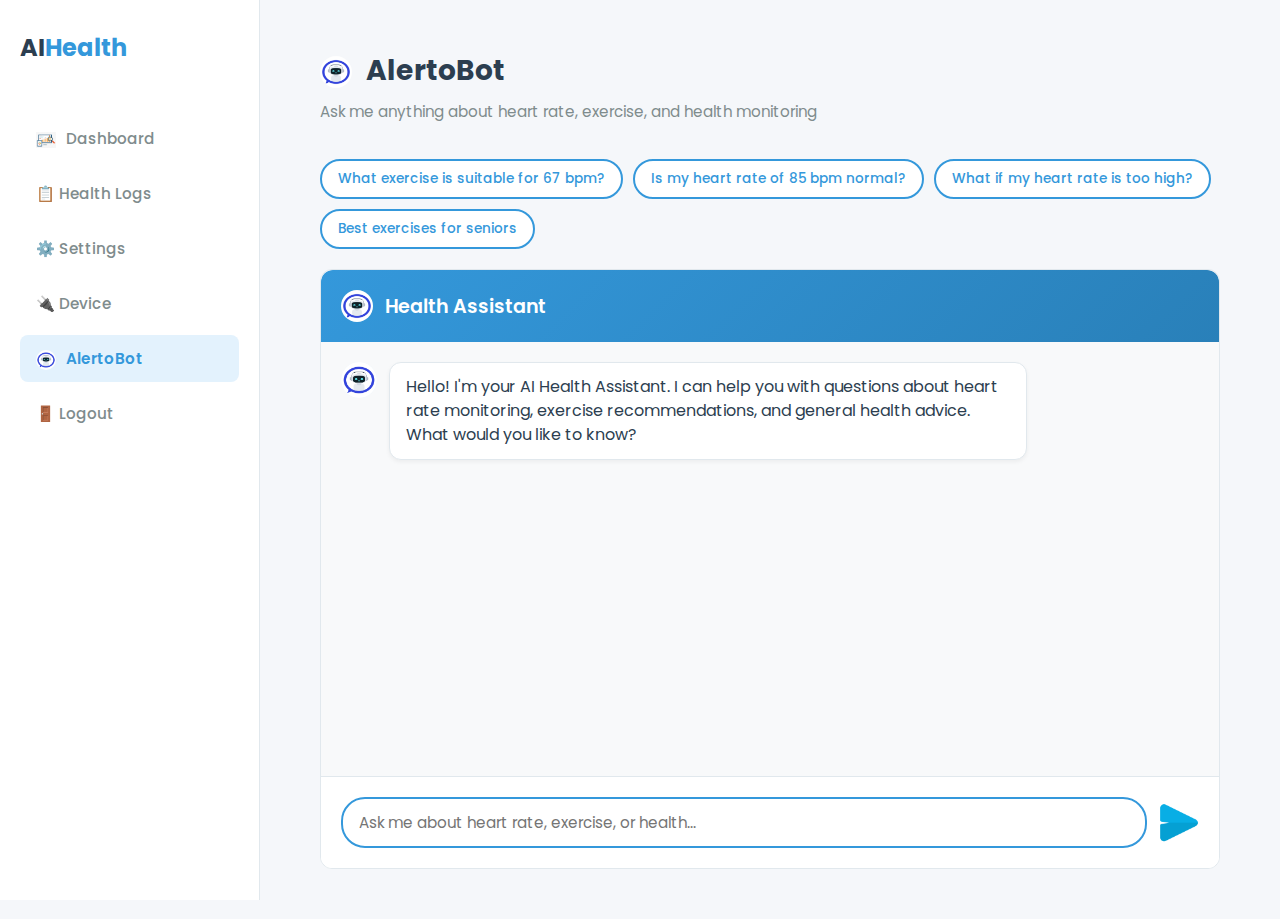
<file: ai-assistant.html>
<!DOCTYPE html>
<html lang="en">
<head>
  <meta charset="UTF-8" />
  <meta name="viewport" content="width=device-width, initial-scale=1.0" />
  <title>AI Assistant | AI Health Monitor</title>
  <link rel="stylesheet" href="css/styles.css" />
  <link href="https://fonts.googleapis.com/css2?family=Poppins:wght@400;600;700&display=swap" rel="stylesheet" />
  <style>
    .chat-container {
      background: #ffffff;
      border: 1px solid #e1e8ed;
      border-radius: 12px;
      padding: 0;
      height: 600px;
      display: flex;
      flex-direction: column;
      overflow: hidden;
    }

    .chat-header {
      background: linear-gradient(135deg, #3498db, #2980b9);
      color: white;
      padding: 20px;
      border-radius: 12px 12px 0 0;
      display: flex;
      align-items: center;
      gap: 12px;
    }

    .chat-header h3 {
      margin: 0;
      font-size: 1.2rem;
      font-weight: 600;
    }

    .chat-messages {
      flex: 1;
      overflow-y: auto;
      padding: 20px;
      display: flex;
      flex-direction: column;
      gap: 16px;
      background: #f8f9fa;
    }

    .message {
      display: flex;
      gap: 12px;
      max-width: 80%;
      animation: slideIn 0.3s ease;
    }

    @keyframes slideIn {
      from {
        opacity: 0;
        transform: translateY(10px);
      }
      to {
        opacity: 1;
        transform: translateY(0);
      }
    }

    .message.user {
      align-self: flex-end;
      flex-direction: row-reverse;
    }

    .message.assistant {
      align-self: flex-start;
    }

    .message-avatar {
      width: 36px;
      height: 36px;
      border-radius: 50%;
      display: flex;
      align-items: center;
      justify-content: center;
      font-size: 18px;
      flex-shrink: 0;
    }

    .message.user .message-avatar {
      background: #3498db;
      color: white;
    }

    .message.assistant .message-avatar {
      background: #e3f2fd;
      color: #3498db;
    }

    .message-content {
      background: white;
      padding: 12px 16px;
      border-radius: 12px;
      box-shadow: 0 2px 4px rgba(0, 0, 0, 0.05);
      line-height: 1.5;
      white-space: pre-wrap;
    }

    .message.user .message-content {
      background: #3498db;
      color: white;
    }

    .message.assistant .message-content {
      background: white;
      color: #2c3e50;
      border: 1px solid #e1e8ed;
    }

    .typing-indicator {
      display: none;
      align-items: center;
      gap: 4px;
      padding: 12px 16px;
    }

    .typing-indicator.active {
      display: flex;
    }

    .typing-dot {
      width: 8px;
      height: 8px;
      border-radius: 50%;
      background: #95a5a6;
      animation: typing 1.4s infinite;
    }

    .typing-dot:nth-child(2) {
      animation-delay: 0.2s;
    }

    .typing-dot:nth-child(3) {
      animation-delay: 0.4s;
    }

    @keyframes typing {
      0%, 60%, 100% {
        transform: translateY(0);
        opacity: 0.7;
      }
      30% {
        transform: translateY(-10px);
        opacity: 1;
      }
    }

    .chat-input-area {
      padding: 20px;
      background: white;
      border-top: 1px solid #e1e8ed;
      display: flex;
      gap: 12px;
    }

    .chat-input {
      flex: 1;
      padding: 12px 16px;
      border: 2px solid #e1e8ed;
      border-radius: 24px;
      outline: none;
      font-family: 'Poppins', sans-serif;
      font-size: 0.95rem;
      transition: all 0.3s ease;
    }

    .chat-input:focus {
      border-color: #3498db;
    }

.send-btn {
  background: none;
  border: none;
  padding: 0;
  cursor: pointer;
  display: flex;
  align-items: center;
  transition: transform 0.15s ease;   /* smooth animation */
}

.send-btn .send-icon {
  width: 40px;
  height: 40px;
  object-fit: contain;
  transition: filter 0.2s ease;
}

/* shrink + brightness on hover */
.send-btn:hover {
  transform: scale(0.92);   /* adjust size shrink */
}

.send-btn:hover .send-icon {
  filter: brightness(1.3);
}


.send-btn:hover .send-icon {
  filter: brightness(1.3);
}


    .suggested-questions {
      display: flex;
      flex-wrap: wrap;
      gap: 10px;
      margin-bottom: 20px;
    }

    .suggested-btn {
      padding: 8px 16px;
      background: white;
      border: 2px solid #3498db;
      color: #3498db;
      border-radius: 20px;
      cursor: pointer;
      font-size: 0.85rem;
      transition: all 0.3s ease;
      font-weight: 500;
    }

    .suggested-btn:hover {
      background: #3498db;
      color: white;
    }

    .bot-avatar {
  width: 36px;
  height: 36px;
  border-radius: 50%;
  object-fit: cover;
}

.bot-nav-icon {
  width: 20px;
  height: 20px;
  border-radius: 50%;
  object-fit: cover;
  margin-right: 6px;
  vertical-align: middle;
}

.bot-header-icon {
  width: 32px;
  height: 32px;
  border-radius: 50%;
  object-fit: cover;
  margin-right: 8px;
  vertical-align: middle;
}

    body.dark-mode .chat-container,
    body.dark-mode .chat-input-area,
    body.dark-mode .message.assistant .message-content,
    body.dark-mode .suggested-btn {
      background: #2c2c2c;
      border-color: #3a3a3a;
    }

    body.dark-mode .chat-messages {
      background: #1a1a1a;
    }

    body.dark-mode .message.assistant .message-content {
      color: #e1e8ed;
    }

    body.dark-mode .chat-input {
      background: #1a1a1a;
      border-color: #3a3a3a;
      color: #e1e8ed;
    }

    body.dark-mode .suggested-btn {
      color: #3498db;
    }

    body.dark-mode .suggested-btn:hover {
      background: #3498db;
      color: white;
    }
  </style>
  <script>
    (function() {
      const theme = localStorage.getItem('theme') || 'light';
      if (theme === 'dark') {
        document.documentElement.classList.add('dark-mode');
      }
    })();
  </script>
</head>

<body>
  <button class="back-btn" onclick="window.location.href='dashboard.html'">← Back</button>
  
  <div class="dashboard-container">
    <aside class="sidebar">
      <h2 class="logo">AI<span>Health</span></h2>
      <nav class="nav-links">
        <a href="./dashboard.html">
  <img src="images/dashboard.png" class="nav-icon"> Dashboard
</a>
        <a href="./healthlogs.html">📋 Health Logs</a>
        <a href="./settings.html">⚙️ Settings</a>
        <a href="./device.html">🔌 Device</a>
        <a href="./ai-assistant.html" class="active">
  <img src="images/chatbot.jpg" class="bot-nav-icon"> AlertoBot
</a>
        <a href="./signin.html">🚪 Logout</a>
      </nav>
    </aside>

    <main class="main-content">
      <header class="dashboard-header">
        <h1>
  <img src="images/chatbot.jpg" class="bot-header-icon">
  AlertoBot
</h1>
        <p>Ask me anything about heart rate, exercise, and health monitoring</p>
      </header>

      <div class="suggested-questions">
        <button class="suggested-btn" onclick="askQuestion('What exercise is suitable for 67 bpm?')">
          What exercise is suitable for 67 bpm?
        </button>
        <button class="suggested-btn" onclick="askQuestion('Is my heart rate of 85 bpm normal?')">
          Is my heart rate of 85 bpm normal?
        </button>
        <button class="suggested-btn" onclick="askQuestion('What should I do if my heart rate is too high?')">
          What if my heart rate is too high?
        </button>
        <button class="suggested-btn" onclick="askQuestion('Best exercises for seniors with heart conditions')">
          Best exercises for seniors
        </button>
      </div>

      <div class="chat-container">
        <div class="chat-header">
          <img src="images/chatbot.jpg" alt="Bot" style="width:32px; height:32px; border-radius:50%;" />
          <h3>Health Assistant</h3>
        </div>

        <div class="chat-messages" id="chatMessages">
          <div class="message assistant">
            <div class="message-avatar">
  <img src="images/chatbot.jpg" class="bot-avatar">
</div>

            <div class="message-content">Hello! I'm your AI Health Assistant. I can help you with questions about heart rate monitoring, exercise recommendations, and general health advice. What would you like to know?</div>
          </div>
        </div>

        <div class="chat-input-area">
          <input 
            type="text" 
            class="chat-input" 
            id="chatInput" 
            placeholder="Ask me about heart rate, exercise, or health..."
            onkeypress="handleKeyPress(event)"
          />
<button class="send-btn" id="sendBtn" onclick="sendMessage()">
  <img src="images/send.png" class="send-icon" alt="Send">
</button>
        </div>
      </div>
    </main>
  </div>

  <script>
    // Apply saved theme
    if (localStorage.getItem('theme') === 'dark') {
      document.body.classList.add('dark-mode');
    }

    const chatMessages = document.getElementById('chatMessages');
    const chatInput = document.getElementById('chatInput');
    const sendBtn = document.getElementById('sendBtn');

    function addMessage(content, isUser = false) {
      const messageDiv = document.createElement('div');
      messageDiv.className = `message ${isUser ? 'user' : 'assistant'}`;
      
      messageDiv.innerHTML = `
        <div class="message-avatar">
  ${isUser 
    ? '👤' 
    : '<img src="images/chatbot.jpg" class="bot-avatar">' }
</div>

        <div class="message-content">${content}</div>
      `;
      
      chatMessages.appendChild(messageDiv);
      chatMessages.scrollTop = chatMessages.scrollHeight;
    }

    function showTypingIndicator() {
      const typingDiv = document.createElement('div');
      typingDiv.className = 'message assistant';
      typingDiv.id = 'typingIndicator';
      typingDiv.innerHTML = `
        <div class="message-avatar">
  <img src="images/chatbot.jpg" class="bot-avatar">
</div>
        <div class="message-content typing-indicator active">
          <div class="typing-dot"></div>
          <div class="typing-dot"></div>
          <div class="typing-dot"></div>
        </div>
      `;
      chatMessages.appendChild(typingDiv);
      chatMessages.scrollTop = chatMessages.scrollHeight;
    }

    function removeTypingIndicator() {
      const typingIndicator = document.getElementById('typingIndicator');
      if (typingIndicator) {
        typingIndicator.remove();
      }
    }

    async function sendMessage() {
      const message = chatInput.value.trim();
      if (!message) return;

      // Add user message
      addMessage(message, true);
      chatInput.value = '';
      sendBtn.disabled = true;

      // Show typing indicator
      showTypingIndicator();

      try {
        // Call Anthropic API
const response = await fetch("http://127.0.0.1:5000/ai-assistant", {
  method: "POST",
  headers: {
    "Content-Type": "application/json",
  },
  body: JSON.stringify({
model: "gpt-4o-mini",
    max_tokens: 500,
    messages: [
      {
        role: "user",
        content: `You are a helpful health assistant specializing in heart rate monitoring and exercise recommendations for elderly users.

User's question: ${message}`
      }
    ]
  })
});


        const data = await response.json();
        removeTypingIndicator();

        if (data.content && data.content[0]) {
          const aiResponse = data.content[0].text;
          addMessage(aiResponse, false);
        } else {
          addMessage('I apologize, but I encountered an error. Please try again.', false);
        }
      } catch (error) {
        console.error('Error:', error);
        removeTypingIndicator();
        addMessage('Sorry, I had trouble processing your request. Please check your connection and try again.', false);
      } finally {
        sendBtn.disabled = false;
        chatInput.focus();
      }
    }

    function handleKeyPress(event) {
      if (event.key === 'Enter' && !event.shiftKey) {
        event.preventDefault();
        sendMessage();
      }
    }

    function askQuestion(question) {
      chatInput.value = question;
      sendMessage();
    }

    // Focus input on load
    window.addEventListener('load', () => {
      chatInput.focus();
    });
  </script>
  <script src="js/device.js"></script>
</body>
</html>
</file>
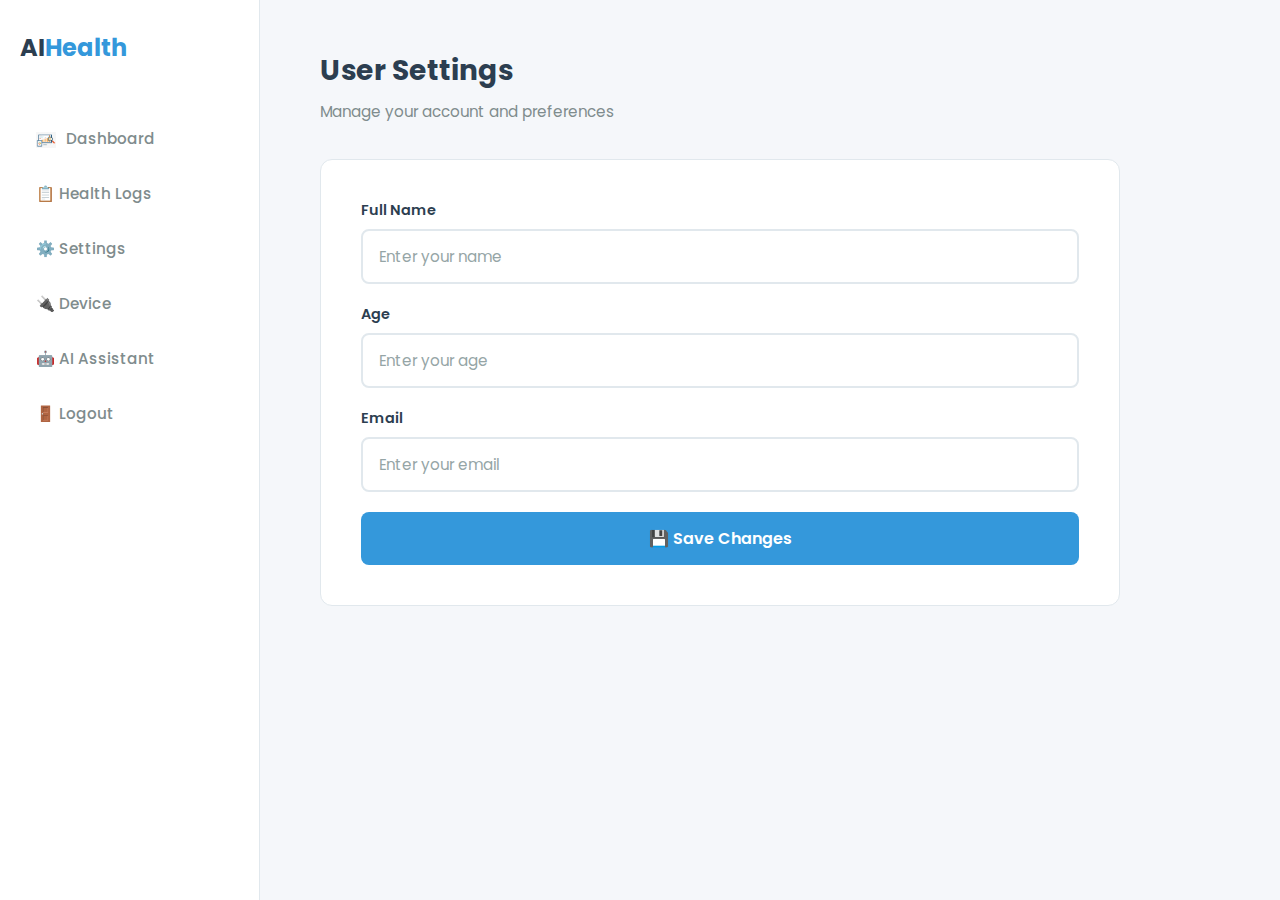
<file: settings.html>
<!DOCTYPE html>
<html lang="en">
<head>
  <meta charset="UTF-8" />
  <meta name="viewport" content="width=device-width, initial-scale=1.0" />
  <title>Settings | AI Health Monitor</title>

  <link rel="stylesheet" href="css/styles.css" />
  <link href="https://fonts.googleapis.com/css2?family=Poppins:wght@400;600;700&display=swap" rel="stylesheet" />
</head>

<body>
  <!-- 🔙 Back Button -->
  <button class="back-btn" onclick="window.location.href='dashboard.html'">← Back</button>

  <div class="dashboard-container">
    <!--  Sidebar -->
    <aside class="sidebar">
  <h2 class="logo">AI<span>Health</span></h2>
  <nav class="nav-links">
    <a href="./dashboard.html">
  <img src="images/dashboard.png" class="nav-icon"> Dashboard
</a>
<a href="./healthlogs.html">📋 Health Logs</a>
<a href="./settings.html">⚙️ Settings</a>
<a href="device.html">🔌 Device</a>
<a href="./ai-assistant.html">🤖 AI Assistant</a>
<a href="./signin.html">🚪 Logout</a>
  </nav>
</aside>

    <!--  Main Content -->
    <main class="main-content">
      <header class="dashboard-header">
        <h1 id="welcome-text">User Settings</h1>
        <p>Manage your account and preferences</p>
      </header>

      <!--  Settings Form -->
      <section class="settings-section">
        <form id="settings-form">
          <div class="input-group">
            <label for="username">Full Name</label>
            <input type="text" id="username" placeholder="Enter your name" required />
          </div>

          <div class="input-group">
            <label for="age">Age</label>
            <input type="number" id="age" placeholder="Enter your age" min="1" max="120" required />
          </div>

          <div class="input-group">
            <label for="email">Email</label>
            <input type="email" id="email" placeholder="Enter your email" required />
          </div>


          <button type="submit" class="get-started-btn">💾 Save Changes</button>
        </form>
      </section>
    </main>
  </div>

  <script>
  // Load user data
  const username = localStorage.getItem("username");
  const age = localStorage.getItem("age");
  const email = localStorage.getItem("email");

  // Fill the form if data exists
  if (username) document.getElementById("username").value = username;
  if (age) document.getElementById("age").value = age;
  if (email) document.getElementById("email").value = email;

  const welcomeText = document.getElementById("welcome-text");
  welcomeText.textContent = username
    ? `${username}'s Settings`
    : "User Settings";

  // Save new settings
  document.getElementById("settings-form").addEventListener("submit", (e) => {
    e.preventDefault();

    const newName = document.getElementById("username").value.trim();
    const newAge = document.getElementById("age").value.trim();
    const newEmail = document.getElementById("email").value.trim();

    localStorage.setItem("username", newName);
    localStorage.setItem("age", newAge);
    localStorage.setItem("email", newEmail);

    alert("✅ Settings updated successfully!");
    window.location.href = "dashboard.html";
  });
</script>
<script src="js/device.js"></script>
</body>
</html>
</file>
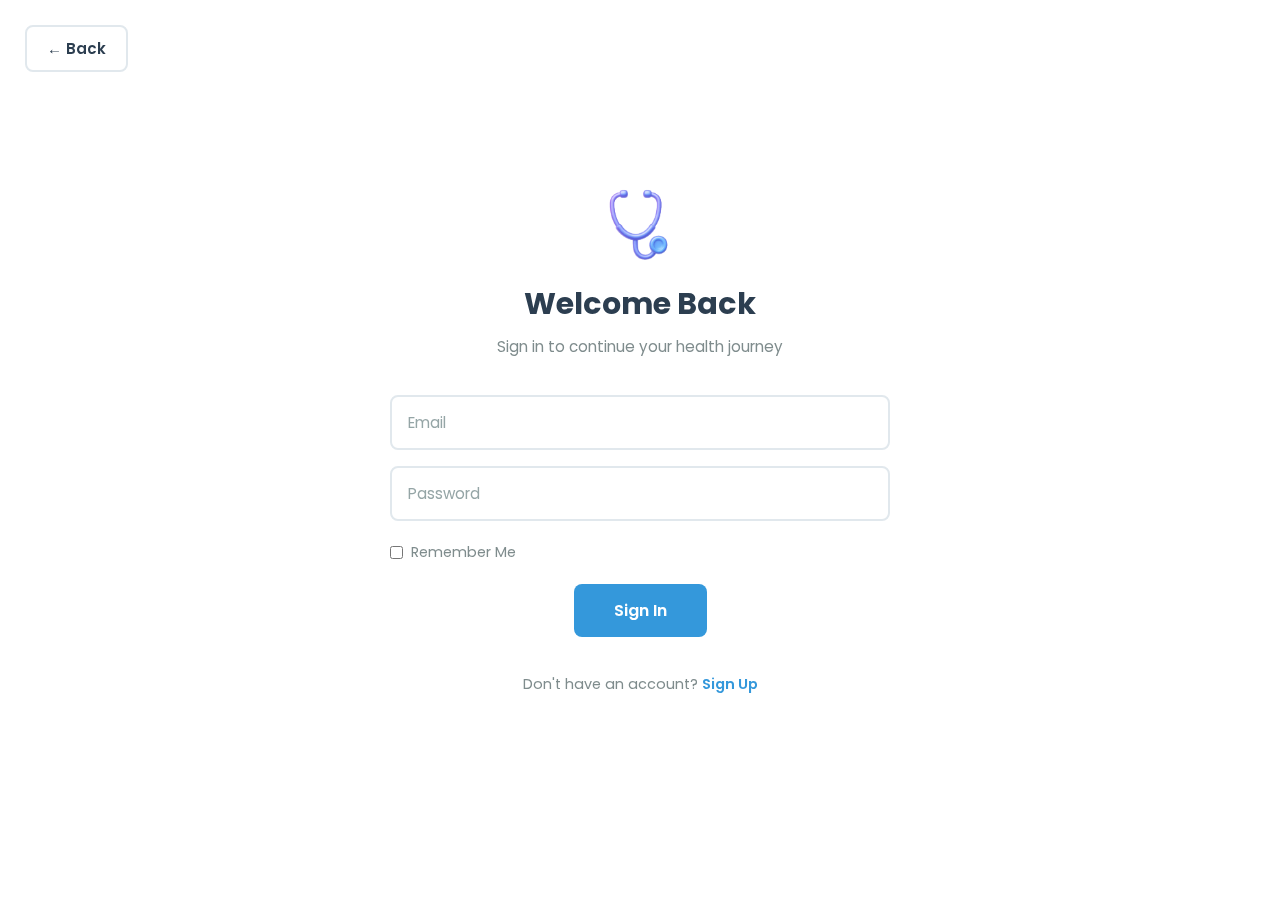
<file: signin.html>
<!DOCTYPE html>
<html lang="en">
<head>
  <meta charset="UTF-8" />
  <meta name="viewport" content="width=device-width, initial-scale=1.0" />
  <title>Sign In | AI Health Monitor</title>
  <link rel="stylesheet" href="css/styles.css" />
  <link href="https://fonts.googleapis.com/css2?family=Poppins:wght@400;600;700&display=swap" rel="stylesheet" />
  <script>
    // Apply dark mode immediately before page renders
    (function() {
      const theme = localStorage.getItem('theme') || 'light';
      if (theme === 'dark') {
        document.documentElement.classList.add('dark-mode');
      }
    })();
  </script>
</head>

<body>
  <button class="back-btn" onclick="window.location.href='signup.html'">← Back</button>

  <div class="container signin-container">
    <div class="hero">
      <img src="images/medical.png" alt="Medical Icon" class="hero-img" />

      <h1 class="signin-title">Welcome Back</h1>
      <p class="signin-subtitle">Sign in to continue your health journey</p>

      <form id="loginForm" class="signin-form">
        <div class="input-group">
          <input type="email" id="email" placeholder="Email" required />
        </div>
        <div class="input-group">
          <input type="password" id="password" placeholder="Password" required />
        </div>

        <div class="remember-me">
          <label>
            <input type="checkbox" id="rememberMe" /> Remember Me
          </label>
        </div>

        <button class="get-started-btn" type="submit">
          Sign In
        </button>

        <p class="signup-link">
          Don't have an account?
          <a href="signup.html">Sign Up</a>
        </p>
      </form>
    </div>
  </div>

  <script>
    // Apply saved theme on page load
    if (localStorage.getItem('theme') === 'dark') {
      document.body.classList.add('dark-mode');
    }

    // ✅ Flask backend URL
    const FLASK_URL = 'http://192.168.100.13:5000';

    // Auto-redirect if already logged in
window.onload = function () {
  const token = localStorage.getItem("access_token");
  if (token) {
    window.location.href = "dashboard.html";
  }
};


    // Login function: calls Flask backend
    async function login(email, password) {
      try {
        console.log("🔐 Attempting login to Flask...");
        
        const res = await fetch(`${FLASK_URL}/login`, {
          method: "POST",
          headers: { "Content-Type": "application/json" },
          body: JSON.stringify({ email, password })
        });

        const data = await res.json();
        console.log("Login response:", data);

        if (res.ok && data.access_token) {
          localStorage.setItem("access_token", data.access_token);
          localStorage.setItem("user_id", data.user_id);
          alert("✅ Login successful!");
          window.location.href = "dashboard.html";
        } else {
          alert("❌ Login failed: " + (data.error || "Invalid credentials"));
        }
      } catch (err) {
        console.error("Error:", err);
        alert(`❌ Could not connect to backend at ${FLASK_URL}. Make sure Flask is running.`);
      }
    }

    // Attach login form submit
    document.getElementById("loginForm").addEventListener("submit", (e) => {
      e.preventDefault();
      const email = document.getElementById("email").value.trim();
      const password = document.getElementById("password").value.trim();
      login(email, password);
    });
  </script>
</body>
</html>
</file>
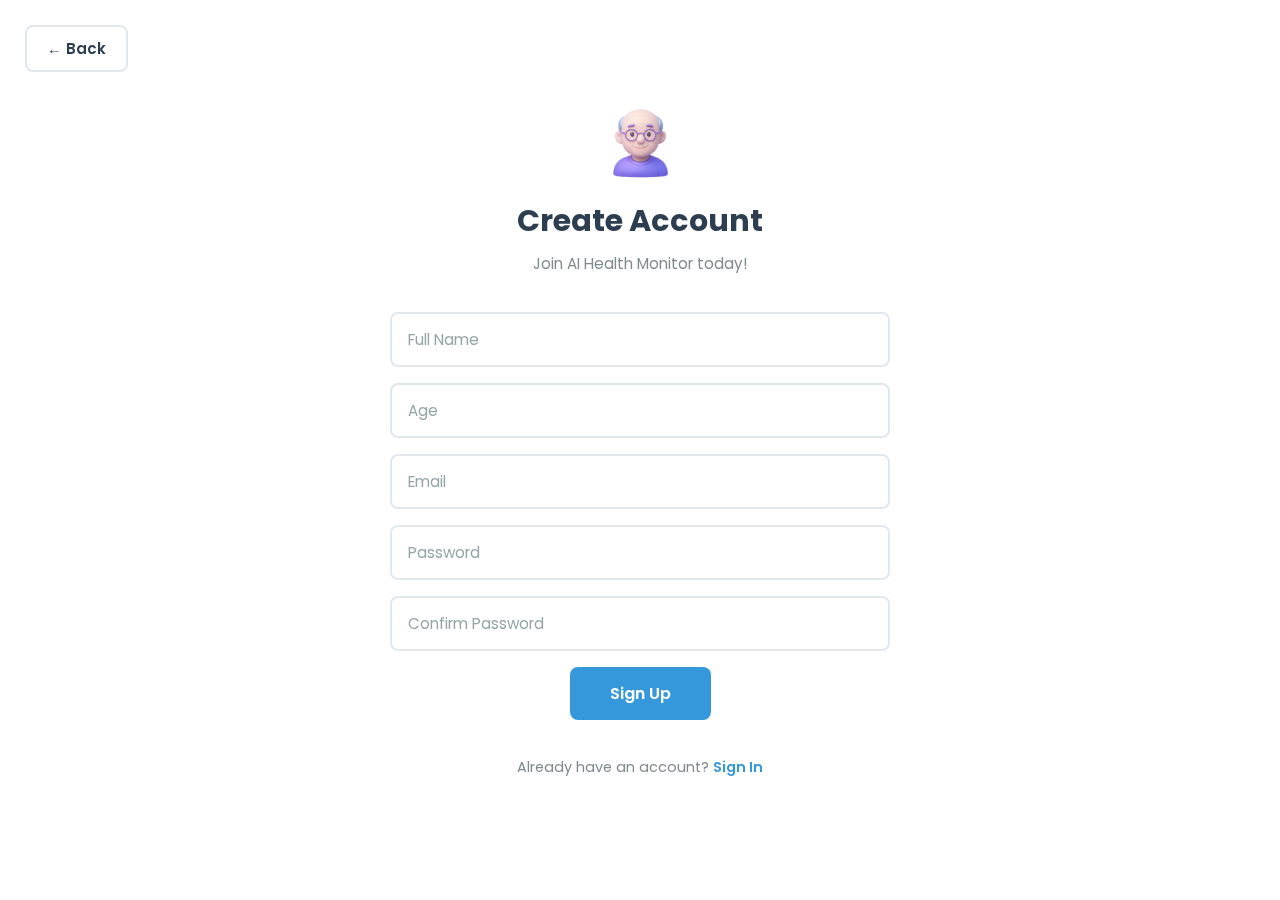
<file: signup.html>
<!DOCTYPE html>
<html lang="en">
<head>
  <meta charset="UTF-8" />
  <meta name="viewport" content="width=device-width, initial-scale=1.0" />
  <title>Sign Up | AI Health Monitor</title>
  <link rel="stylesheet" href="css/styles.css" />
  <link href="https://fonts.googleapis.com/css2?family=Poppins:wght@400;600;700&display=swap" rel="stylesheet" />
  <script>
    // Apply dark mode immediately before page renders
    (function() {
      const theme = localStorage.getItem('theme') || 'light';
      if (theme === 'dark') {
        document.documentElement.classList.add('dark-mode');
      }
    })();
  </script>
</head>

<body>
  <button class="back-btn" onclick="window.location.href='index.html'">← Back</button>

  <div class="container signin-container">
    <div class="hero">
      <img src="images/elder.png" alt="Elder Icon" class="hero-img" />

      <h1 class="signin-title">Create Account</h1>
      <p class="signin-subtitle">Join AI Health Monitor today!</p>

      <form class="signin-form" id="signupForm">
        <div class="input-group">
          <input type="text" id="fullname" placeholder="Full Name" required />
        </div>
        <div class="input-group">
          <input type="number" id="age" placeholder="Age" min="1" max="120" required />
        </div>
        <div class="input-group">
          <input type="email" id="email" placeholder="Email" required />
        </div>
        <div class="input-group">
          <input type="password" id="password" placeholder="Password" required />
        </div>
        <div class="input-group">
          <input type="password" id="confirm-password" placeholder="Confirm Password" required />
        </div>

        <button class="get-started-btn" type="submit">Sign Up</button>

        <p class="signup-link">
          Already have an account?
          <a href="signin.html">Sign In</a>
        </p>
      </form>
    </div>
  </div>

  <script>
    // Apply saved theme on page load
    if (localStorage.getItem('theme') === 'dark') {
      document.body.classList.add('dark-mode');
    }

    // ✅ Flask backend URL - CHANGE THIS TO YOUR COMPUTER'S IP
    const FLASK_URL = 'http://192.168.100.13:5000';

    document.getElementById("signupForm").addEventListener("submit", async (e) => {
      e.preventDefault();

      const fullname = document.getElementById("fullname").value.trim();
      const age = parseInt(document.getElementById("age").value.trim());
      const email = document.getElementById("email").value.trim();
      const password = document.getElementById("password").value.trim();
      const confirmPassword = document.getElementById("confirm-password").value.trim();

      if (!fullname || !age || !email || !password || !confirmPassword) {
        alert("⚠️ Please fill in all fields.");
        return;
      }

      if (age < 40) {
        alert("❌ Sorry, this service is designed for users aged 40 and above.");
        return;
      }

      if (password !== confirmPassword) {
        alert("❌ Passwords do not match!");
        return;
      }

      try {
        console.log("🔐 Attempting signup to Flask...");
        
        const response = await fetch(`${FLASK_URL}/register`, {
          method: "POST",
          headers: {
            "Content-Type": "application/json"
          },
          body: JSON.stringify({
            fullname: fullname,
            age: age,
            email: email,
            password: password
          })
        });

        const data = await response.json();
        console.log("Signup response:", data);

        if (response.ok) {
          alert("✅ Account created successfully! Please sign in.");
          window.location.href = "signin.html";
        } else {
          alert("❌ Signup failed: " + (data.error || data.message || "Unknown error"));
        }
      } catch (error) {
        console.error("Error:", error);
        alert(`❌ Error connecting to server at ${FLASK_URL}. Make sure Flask is running.`);
      }
    });
  </script>
</body>
</html>
</file>
<file: css/styles.css>
/* === Global Styles === */
* {
  margin: 0;
  padding: 0;
  box-sizing: border-box;
  font-family: 'Poppins', sans-serif;
}

body {
  min-height: 100vh;
  background: #f5f7fa;
  color: #2c3e50;
  margin: 0;
  padding: 0;
}

/* === Container & Hero === */
.container {
  text-align: center;
  color: #2c3e50;
  min-height: 100vh;
  width: 100%;
  background: #ffffff;
  padding: 80px 40px;
  display: flex;
  align-items: center;
  justify-content: center;
  animation: fadeIn 1s ease;
}

.container .hero {
  max-width: 600px;
  width: 100%;
}

.image-area {
  display: flex;
  justify-content: center;
  gap: 20px;
  margin-bottom: 25px;
}

.nav-icon {
  width: 20px;
  height: 20px;
  object-fit: contain;
  margin-right: 6px;
  vertical-align: middle;
}

.hero-img {
  width: 90px;
  height: auto;
  animation: float 3s ease-in-out infinite;
  mix-blend-mode: multiply;
  background: transparent;
}

/* === Text === */
h1 {
  font-size: 1.9rem;
  font-weight: 700;
  margin-bottom: 12px;
  color: #2c3e50;
}

.highlight {
  color: #3498db;
}

p {
  font-size: 0.95rem;
  color: #7f8c8d;
  margin-bottom: 30px;
  line-height: 1.6;
}

/* === Button === */
.get-started-btn {
  padding: 14px 40px;
  font-size: 1rem;
  color: white;
  border: none;
  border-radius: 8px;
  background: #3498db;
  cursor: pointer;
  transition: all 0.3s ease;
  font-weight: 600;
}

.get-started-btn:hover {
  background: #2980b9;
  transform: translateY(-2px);
  box-shadow: 0 4px 12px rgba(52, 152, 219, 0.3);
}

.get-started-btn:disabled {
  opacity: 0.6;
  cursor: not-allowed;
}

/* === Animations === */
@keyframes fadeIn {
  from { opacity: 0; transform: translateY(20px); }
  to { opacity: 1; transform: translateY(0); }
}

@keyframes float {
  0%, 100% { transform: translateY(0); }
  50% { transform: translateY(-8px); }
}

/* === Sign In/Up Page Styles === */
.signin-container {
  min-height: 100vh;
  width: 100%;
  padding: 80px 40px;
  background: #ffffff;
  display: flex;
  align-items: center;
  justify-content: center;
}

.signin-container .hero {
  max-width: 500px;
  width: 100%;
}

.signin-title {
  font-size: 1.9rem;
  font-weight: 700;
  margin-top: 10px;
  margin-bottom: 8px;
  color: #2c3e50;
}

.signin-subtitle {
  font-size: 0.95rem;
  color: #7f8c8d;
  margin-bottom: 35px;
}

.signin-form {
  display: flex;
  flex-direction: column;
  align-items: center;
  gap: 16px;
  width: 100%;
}

.input-group {
  width: 100%;
}

.input-group input {
  width: 100%;
  padding: 14px 16px;
  border: 2px solid #e1e8ed;
  border-radius: 8px;
  outline: none;
  background: #ffffff;
  color: #2c3e50;
  font-size: 0.95rem;
  transition: all 0.3s ease;
}

.input-group input::placeholder {
  color: #95a5a6;
}

.input-group input:focus {
  border-color: #3498db;
  box-shadow: 0 0 0 3px rgba(52, 152, 219, 0.1);
}

.input-group input[type="number"]::-webkit-inner-spin-button {
  -webkit-appearance: none;
  margin: 0;
}

.remember-me {
  width: 100%;
  text-align: left;
  margin: 5px 0;
}

.remember-me label {
  color: #7f8c8d;
  font-size: 0.9rem;
  cursor: pointer;
  display: flex;
  align-items: center;
  gap: 8px;
}

.remember-me input[type="checkbox"] {
  cursor: pointer;
}

.signup-link {
  margin-top: 20px;
  font-size: 0.9rem;
  color: #7f8c8d;
}

.signup-link a {
  color: #3498db;
  font-weight: 600;
  text-decoration: none;
  transition: 0.2s;
}

.signup-link a:hover {
  color: #2980b9;
  text-decoration: underline;
}

.button-group {
  display: flex;
  flex-direction: column;
  align-items: center;
  gap: 12px;
  width: 100%;
}

/* === Back Button === */
.back-btn {
  position: absolute;
  top: 25px;
  left: 25px;
  background: #ffffff;
  color: #2c3e50;
  border: 2px solid #e1e8ed;
  font-size: 15px;
  font-weight: 600;
  padding: 10px 20px;
  border-radius: 8px;
  cursor: pointer;
  transition: all 0.3s ease;
}

.back-btn:hover {
  background: #f8f9fa;
  border-color: #3498db;
  color: #3498db;
}

/* === DASHBOARD LAYOUT === */
.dashboard-container {
  display: flex;
  min-height: 100vh;
  width: 100%;
  background: #f5f7fa;
  color: #2c3e50;
  font-family: 'Poppins', sans-serif;
}

/* Sidebar */
.sidebar {
  width: 260px;
  background: #ffffff;
  border-right: 1px solid #e1e8ed;
  padding: 30px 20px;
  display: flex;
  flex-direction: column;
  align-items: flex-start;
  position: sticky;
  top: 0;
  height: 100vh;
}

.logo {
  font-size: 24px;
  font-weight: 700;
  margin-bottom: 50px;
  color: #2c3e50;
}

.logo span {
  color: #3498db;
}

.nav-links {
  display: flex;
  flex-direction: column;
  gap: 8px;
  width: 100%;
}

.nav-links a {
  text-decoration: none;
  color: #7f8c8d;
  font-weight: 500;
  padding: 12px 16px;
  border-radius: 8px;
  transition: all 0.3s ease;
  font-size: 0.95rem;
}

.nav-links a:hover {
  background: #f8f9fa;
  color: #2c3e50;
}

.nav-links a.active {
  background: #e3f2fd;
  color: #3498db;
  font-weight: 600;
}

/* Main Content */
.main-content {
  flex: 1;
  padding: 50px 60px;
  overflow-y: auto;
  width: 100%;
  background: #f5f7fa;
}

.dashboard-header h1 {
  font-size: 28px;
  font-weight: 700;
  margin-bottom: 8px;
  color: #2c3e50;
}

.dashboard-header p {
  color: #7f8c8d;
  margin-bottom: 35px;
  font-size: 0.95rem;
}

/* Health Cards */
.cards {
  display: grid;
  grid-template-columns: repeat(auto-fit, minmax(280px, 1fr));
  gap: 28px;
  margin-bottom: 45px;
}

.card {
  background: #ffffff;
  border: 1px solid #e1e8ed;
  border-radius: 12px;
  padding: 28px;
  text-align: center;
  transition: all 0.3s ease;
}

.card:hover {
  transform: translateY(-4px);
  box-shadow: 0 8px 24px rgba(0, 0, 0, 0.1);
}

.card h3 {
  font-size: 0.9rem;
  color: #7f8c8d;
  margin-bottom: 12px;
  font-weight: 600;
}

.card .value {
  font-size: 32px;
  font-weight: 700;
  color: #2c3e50;
  margin-top: 8px;
}

.card span {
  font-size: 16px;
  color: #3498db;
  font-weight: 500;
}

/* Chart Section */
.chart-section {
  background: #ffffff;
  border: 1px solid #e1e8ed;
  border-radius: 12px;
  padding: 40px;
  margin-bottom: 30px;
}

.chart-section h2 {
  margin-bottom: 24px;
  font-size: 20px;
  font-weight: 700;
  color: #2c3e50;
  display: flex;
  align-items: center;
  gap: 10px;
}

.chart-container {
  background: #ffffff;
  border-radius: 8px;
  padding: 20px;
  margin-top: 10px;
}

/* Settings Section */
.settings-section {
  background: #ffffff;
  border: 1px solid #e1e8ed;
  border-radius: 12px;
  padding: 40px;
  width: 100%;
  max-width: 800px;
}

.settings-section form {
  display: flex;
  flex-direction: column;
  gap: 20px;
}

.settings-section .input-group label {
  display: block;
  margin-bottom: 8px;
  font-weight: 600;
  color: #2c3e50;
  font-size: 0.9rem;
}

.theme-toggle {
  padding: 16px 0;
  border-top: 1px solid #e1e8ed;
  margin-top: 10px;
}

.theme-toggle label {
  display: flex;
  align-items: center;
  gap: 10px;
  cursor: pointer;
  color: #2c3e50;
  font-weight: 500;
}

/* Health Logs Section */
.live-vitals {
  background: #ffffff;
  border: 1px solid #e1e8ed;
  border-radius: 12px;
  padding: 35px;
  margin-bottom: 35px;
}

.live-vitals h2 {
  font-size: 20px;
  font-weight: 700;
  margin-bottom: 20px;
  color: #2c3e50;
}

.vitals-grid {
  display: grid;
  grid-template-columns: repeat(auto-fit, minmax(250px, 1fr));
  gap: 24px;
}

.vital-box {
  background: #f8f9fa;
  border-radius: 8px;
  padding: 20px;
  text-align: center;
}

.vital-box h3 {
  font-size: 0.9rem;
  color: #7f8c8d;
  margin-bottom: 10px;
  font-weight: 600;
}

.vital-box p {
  font-size: 24px;
  font-weight: 700;
  color: #2c3e50;
  margin: 0;
}

.logs-section {
  background: #ffffff;
  border: 1px solid #e1e8ed;
  border-radius: 12px;
  padding: 35px;
  margin-bottom: 35px;
}

.logs-section h2 {
  font-size: 20px;
  font-weight: 700;
  margin-bottom: 20px;
  color: #2c3e50;
  display: inline-block;
}

#refresh-btn {
  float: right;
  padding: 8px 20px;
  background: #3498db;
  color: white;
  border: none;
  border-radius: 6px;
  cursor: pointer;
  font-weight: 600;
  font-size: 0.9rem;
  transition: all 0.3s ease;
}

#refresh-btn:hover {
  background: #2980b9;
}

.logs-table {
  width: 100%;
  border-collapse: collapse;
  margin-top: 20px;
  font-size: 0.9rem;
}

.logs-table th,
.logs-table td {
  padding: 14px 16px;
  text-align: center;
  border-bottom: 1px solid #e1e8ed;
}

.logs-table th {
  background-color: #f8f9fa;
  font-weight: 600;
  color: #2c3e50;
  border-top: 1px solid #e1e8ed;
}

.logs-table td {
  color: #7f8c8d;
}

.logs-table tbody tr:hover {
  background-color: #f8f9fa;
}

/* Device Section */
.device-section {
  display: flex;
  flex-direction: column;
  align-items: center;
  justify-content: center;
  gap: 30px;
  width: 100%;
  padding: 40px 0;
}

.device-card, .device-info {
  background: #ffffff;
  border: 1px solid #e1e8ed;
  border-radius: 12px;
  padding: 50px;
  text-align: center;
  width: 100%;
  max-width: 600px;
  box-shadow: 0 4px 12px rgba(0, 0, 0, 0.05);
  transition: all 0.3s ease;
}

.device-card:hover {
  transform: translateY(-4px);
  box-shadow: 0 8px 24px rgba(0, 0, 0, 0.1);
}

.device-card h2 {
  color: #2c3e50;
  margin-bottom: 15px;
}

.device-icon {
  width: 60px;
  margin-bottom: 15px;
  opacity: 0.9;
}

.device-info {
  max-width: 700px;
}

.device-info.hidden {
  display: none;
}

.device-info ul {
  list-style: none;
  text-align: left;
  padding: 0;
}

.device-info li {
  padding: 12px 0;
  border-bottom: 1px solid #e1e8ed;
  color: #7f8c8d;
}

.device-info li:last-child {
  border-bottom: none;
}

.device-info strong {
  color: #2c3e50;
  font-weight: 600;
}

.loading-spinner {
  border: 4px solid #e1e8ed;
  border-top: 4px solid #3498db;
  border-radius: 50%;
  width: 35px;
  height: 35px;
  animation: spin 1s linear infinite;
  margin: 10px auto;
}

@keyframes spin {
  0% { transform: rotate(0deg); }
  100% { transform: rotate(360deg); }
}

.connected {
  color: #27ae60;
  font-weight: 600;
}

.error-message {
  color: #e74c3c;
  margin-top: 10px;
  font-size: 0.9rem;
}

#device-status {
  margin: 15px 0;
  font-weight: 600;
  color: #7f8c8d;
}

/* Dark Mode */
body.dark-mode {
  background: #1a1a1a;
  color: #e1e8ed;
}

body.dark-mode .container,
body.dark-mode .signin-container,
body.dark-mode .card,
body.dark-mode .sidebar,
body.dark-mode .chart-section,
body.dark-mode .settings-section,
body.dark-mode .live-vitals,
body.dark-mode .logs-section,
body.dark-mode .device-card,
body.dark-mode .device-info {
  background: #2c2c2c;
  border-color: #3a3a3a;
  color: #e1e8ed;
}

body.dark-mode h1,
body.dark-mode h2,
body.dark-mode h3,
body.dark-mode .logo,
body.dark-mode .card .value {
  color: #e1e8ed;
}

body.dark-mode p,
body.dark-mode .card h3,
body.dark-mode .nav-links a {
  color: #95a5a6;
}

body.dark-mode .input-group input {
  background: #1a1a1a;
  border-color: #3a3a3a;
  color: #e1e8ed;
}

body.dark-mode .input-group input:focus {
  border-color: #3498db;
}

body.dark-mode .nav-links a:hover {
  background: #3a3a3a;
  color: #e1e8ed;
}

body.dark-mode .nav-links a.active {
  background: #2c4a6b;
  color: #3498db;
}

body.dark-mode .back-btn {
  background: #2c2c2c;
  border-color: #3a3a3a;
  color: #e1e8ed;
}

body.dark-mode .back-btn:hover {
  background: #3a3a3a;
  border-color: #3498db;
}

body.dark-mode .logs-table th {
  background-color: #1a1a1a;
  color: #e1e8ed;
}

body.dark-mode .logs-table td {
  color: #95a5a6;
}

body.dark-mode .logs-table tbody tr:hover {
  background-color: #3a3a3a;
}

body.dark-mode .vital-box {
  background: #1a1a1a;
}

.hidden {
  display: none !important;
}

/* === Responsive Layouts === */
@media (max-width: 1024px) {
  .dashboard-container {
    flex-direction: column;
    height: auto;
  }

  .sidebar {
    width: 100%;
    height: auto;
    flex-direction: row;
    justify-content: space-around;
    align-items: center;
    padding: 20px;
    border-right: none;
    border-bottom: 1px solid #e1e8ed;
    position: relative;
  }

  .nav-links {
    flex-direction: row;
    gap: 10px;
  }

  .main-content {
    padding: 30px 20px;
  }

  .cards {
    grid-template-columns: repeat(auto-fit, minmax(200px, 1fr));
  }
}

@media (max-width: 768px) {
  .container,
  .signin-container {
    padding: 40px 25px;
  }

  .hero-img {
    width: 75px;
  }

  .get-started-btn {
    padding: 12px 32px;
    font-size: 0.95rem;
  }

  .dashboard-header h1 {
    font-size: 24px;
  }

  .card .value {
    font-size: 28px;
  }

  .chart-section,
  .settings-section,
  .live-vitals,
  .logs-section {
    padding: 24px;
  }

  .logs-table th,
  .logs-table td {
    padding: 10px 12px;
    font-size: 0.85rem;
  }
}

@media (max-width: 480px) {
  .sidebar {
    flex-direction: column;
    align-items: center;
  }

  .nav-links {
    flex-direction: column;
    align-items: center;
    width: 100%;
  }

  .cards {
    grid-template-columns: 1fr;
  }

  .back-btn {
    top: 15px;
    left: 15px;
    padding: 8px 16px;
    font-size: 14px;
  }

  .main-content {
    padding: 20px 15px;
  }
}
</file>
